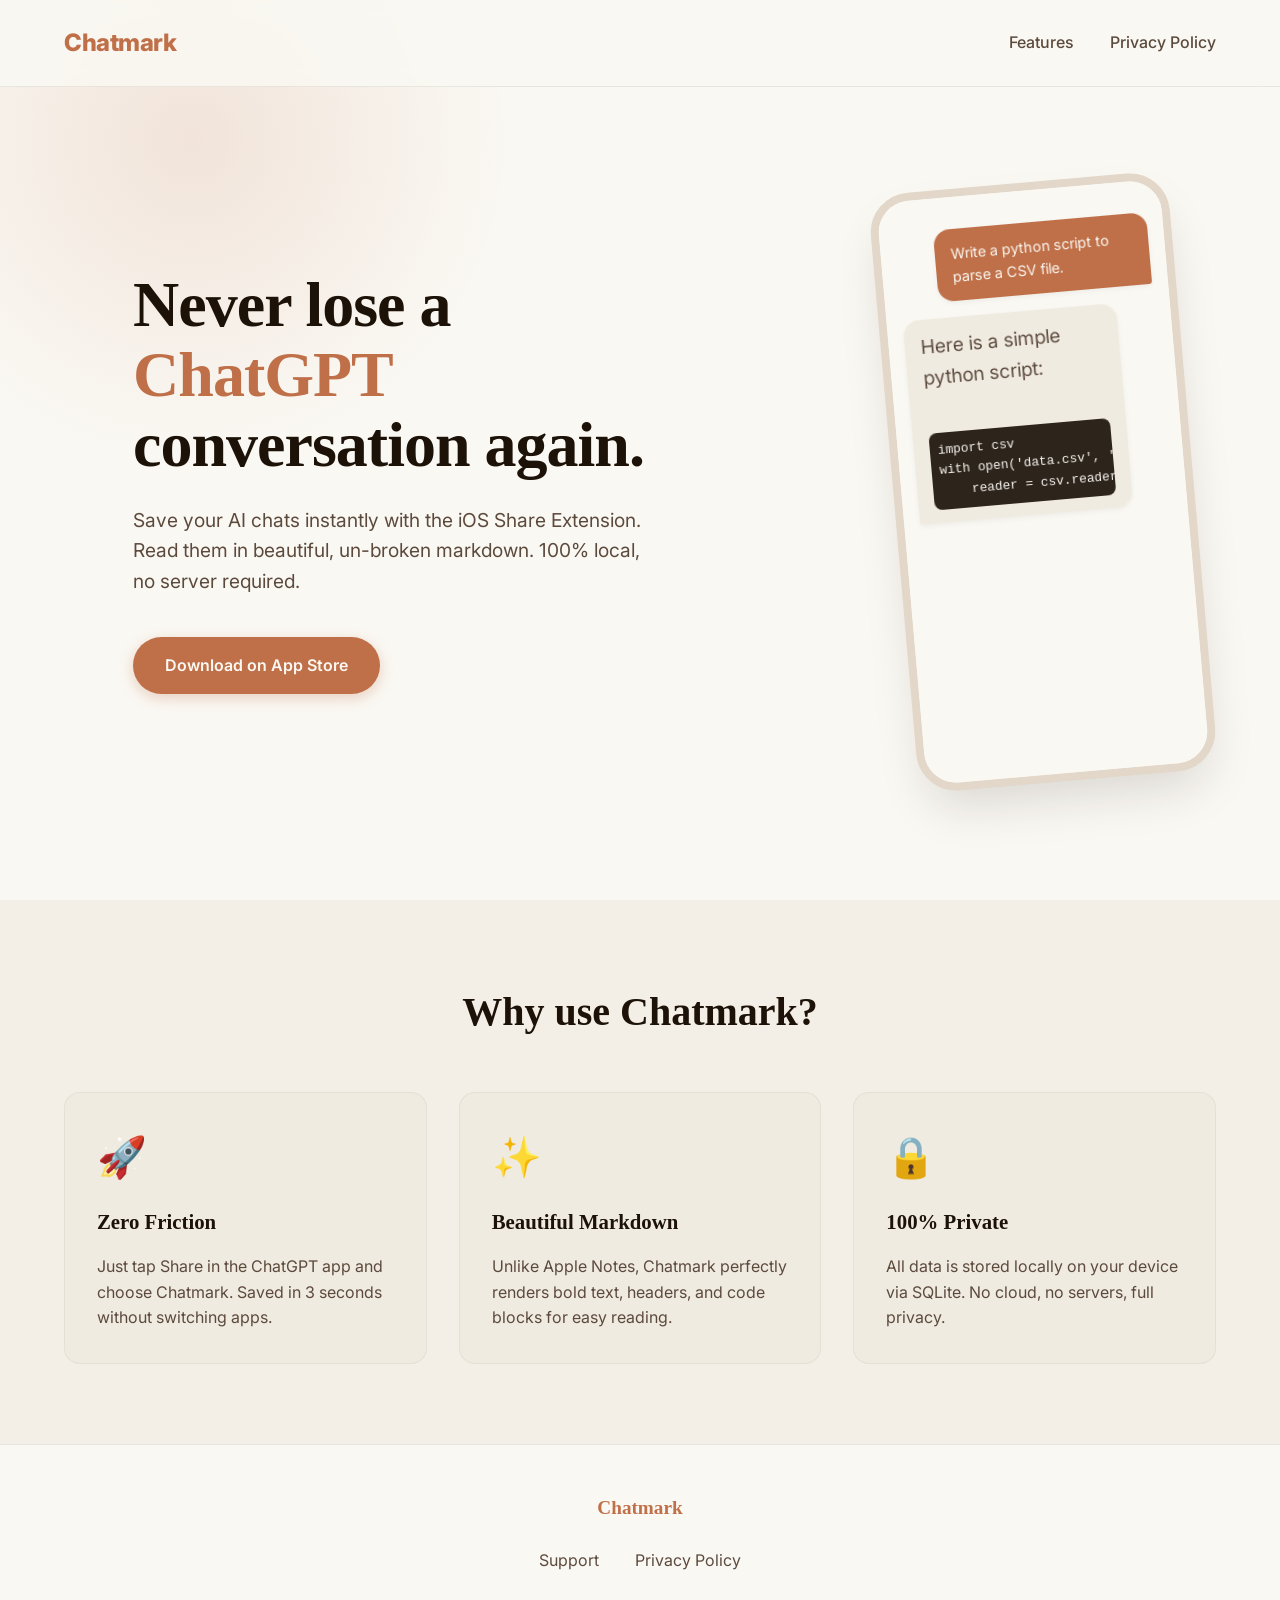
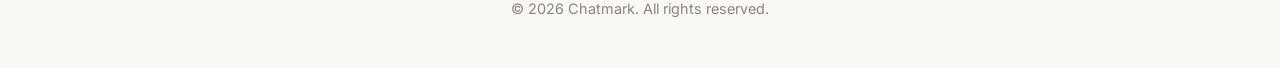
<file: index.html>
<!DOCTYPE html>
<html lang="en">

<head>
    <meta charset="UTF-8">
    <meta name="viewport" content="width=device-width, initial-scale=1.0">
    <meta name="description" content="Chatmark - The best way to save and read your ChatGPT conversations on mobile.">
    <title>Chatmark | Save ChatGPT Conversations Instantly</title>
    <link rel="stylesheet" href="style.css">
    <link rel="preconnect" href="https://fonts.googleapis.com">
    <link rel="preconnect" href="https://fonts.gstatic.com" crossorigin>
    <link href="https://fonts.googleapis.com/css2?family=Inter:wght@400;500;600;700;800&display=swap" rel="stylesheet">
</head>

<body>
    <nav class="navbar">
        <div class="logo">Chatmark</div>
        <div class="nav-links">
            <a href="#features">Features</a>
            <a href="privacy.html">Privacy Policy</a>
        </div>
    </nav>

    <main>
        <section class="hero">
            <div class="hero-content">
                <h1>Never lose a <span class="highlight">ChatGPT</span> conversation again.</h1>
                <p>Save your AI chats instantly with the iOS Share Extension. Read them in beautiful, un-broken
                    markdown. 100% local, no server required.</p>
                <div class="cta-group">
                    <a href="https://apps.apple.com/app/chatmark/id6768804618" class="btn btn-primary">Download on App Store</a>
                </div>
            </div>
            <div class="hero-visual">
                <div class="phone-mockup">
                    <div class="screen">
                        <div class="chat-bubble user">Write a python script to parse a CSV file.</div>
                        <div class="chat-bubble ai">
                            <p>Here is a simple python script:</p>
                            <pre><code>import csv
with open('data.csv', 'r') as f:
    reader = csv.reader(f)</code></pre>
                        </div>
                        <div class="save-toast">✨ Saved to Chatmark</div>
                    </div>
                </div>
            </div>
        </section>

        <section id="features" class="features">
            <h2>Why use Chatmark?</h2>
            <div class="feature-grid">
                <div class="feature-card">
                    <div class="icon">🚀</div>
                    <h3>Zero Friction</h3>
                    <p>Just tap Share in the ChatGPT app and choose Chatmark. Saved in 3 seconds without switching apps.
                    </p>
                </div>
                <div class="feature-card">
                    <div class="icon">✨</div>
                    <h3>Beautiful Markdown</h3>
                    <p>Unlike Apple Notes, Chatmark perfectly renders bold text, headers, and code blocks for easy
                        reading.</p>
                </div>
                <div class="feature-card">
                    <div class="icon">🔒</div>
                    <h3>100% Private</h3>
                    <p>All data is stored locally on your device via SQLite. No cloud, no servers, full privacy.</p>
                </div>
            </div>
        </section>
    </main>

    <footer>
        <div class="footer-content">
            <div class="footer-logo">Chatmark</div>
            <div class="footer-links">
                <a href="mailto:chatmark.app@outlook.com">Support</a>
                <a href="privacy.html">Privacy Policy</a>
            </div>
            <p>&copy; 2026 Chatmark. All rights reserved.</p>
        </div>
    </footer>
</body>

</html>
</file>
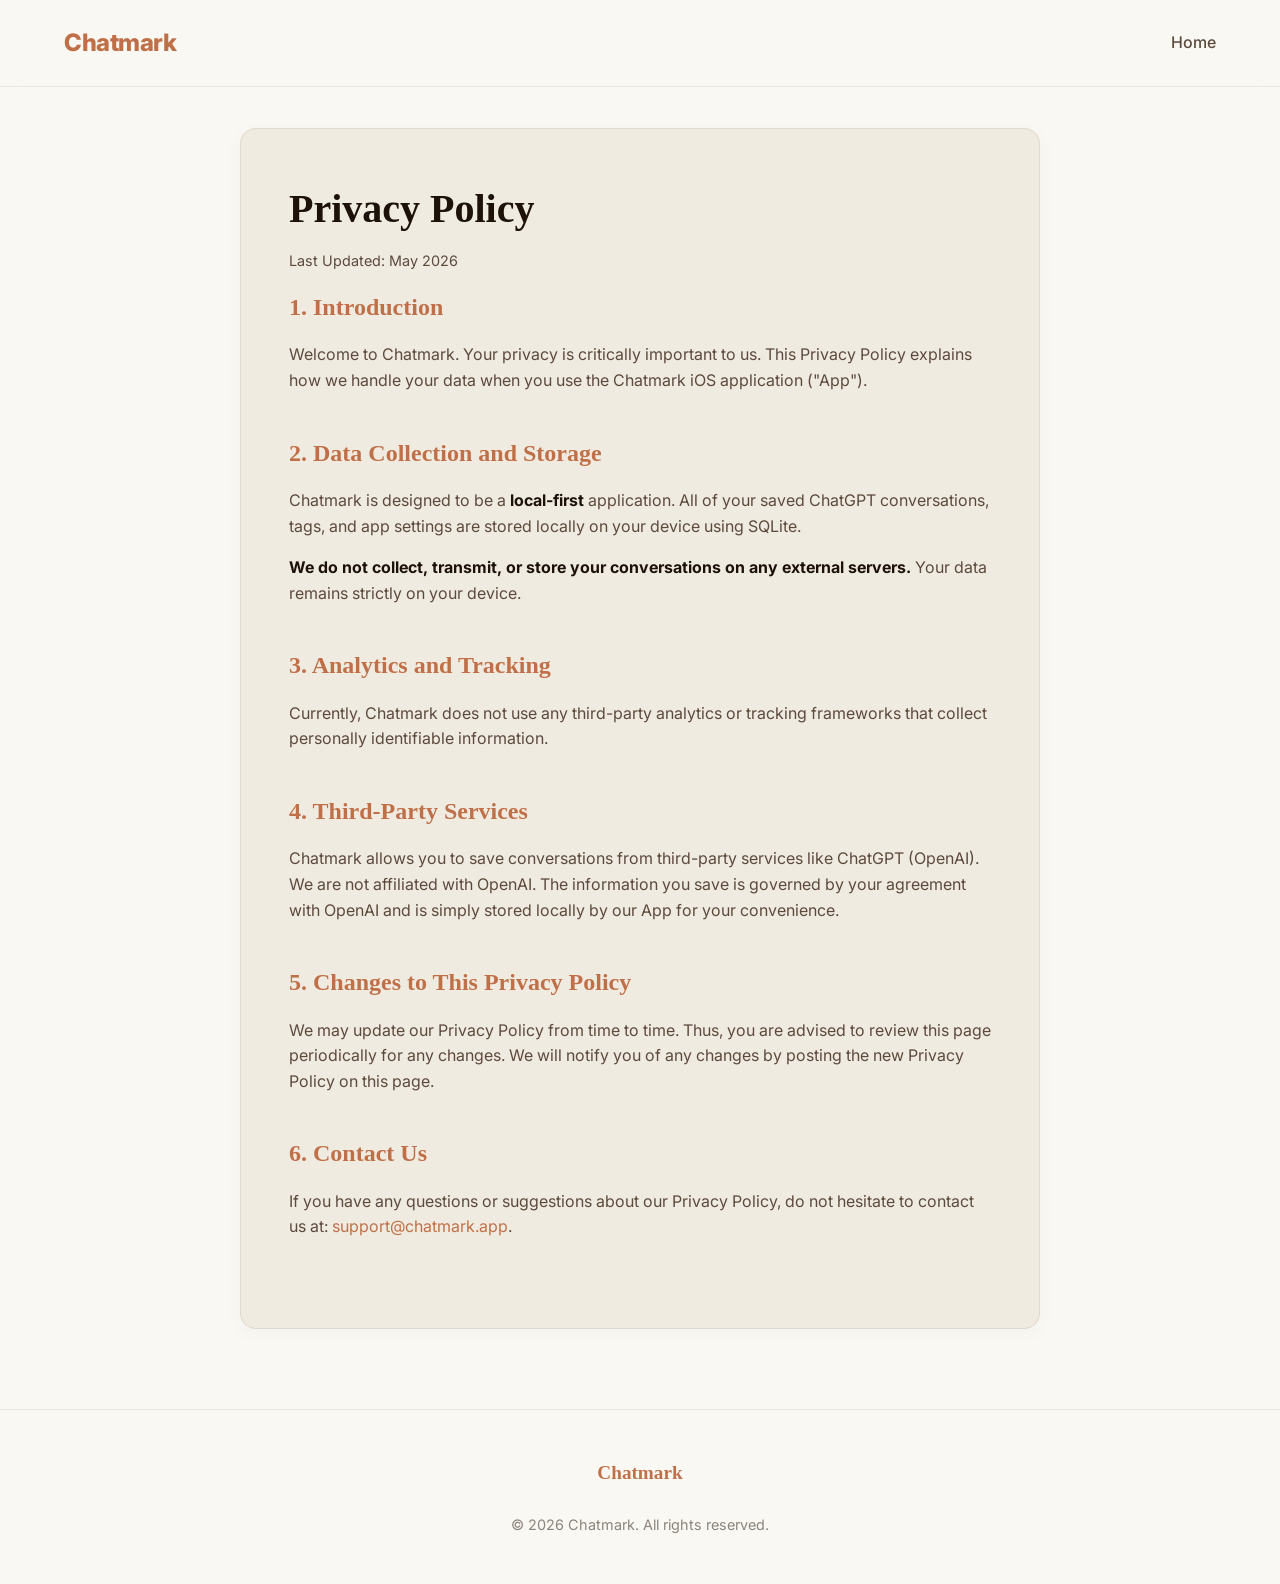
<file: privacy.html>
<!DOCTYPE html>
<html lang="en">

<head>
    <meta charset="UTF-8">
    <meta name="viewport" content="width=device-width, initial-scale=1.0">
    <meta name="description" content="Privacy Policy for Chatmark app.">
    <title>Privacy Policy | Chatmark</title>
    <link rel="stylesheet" href="style.css">
    <link href="https://fonts.googleapis.com/css2?family=Inter:wght@400;500;600;700&display=swap" rel="stylesheet">
</head>

<body>
    <nav class="navbar">
        <div class="logo"><a href="index.html">Chatmark</a></div>
        <div class="nav-links">
            <a href="index.html">Home</a>
        </div>
    </nav>

    <main class="page-content">
        <div class="document">
            <h1>Privacy Policy</h1>
            <p class="last-updated">Last Updated: May 2026</p>

            <section>
                <h2>1. Introduction</h2>
                <p>Welcome to Chatmark. Your privacy is critically important to us. This Privacy Policy explains how we
                    handle your data when you use the Chatmark iOS application ("App").</p>
            </section>

            <section>
                <h2>2. Data Collection and Storage</h2>
                <p>Chatmark is designed to be a <strong>local-first</strong> application. All of your saved ChatGPT
                    conversations, tags, and app settings are stored locally on your device using SQLite.</p>
                <p><strong>We do not collect, transmit, or store your conversations on any external servers.</strong>
                    Your data remains strictly on your device.</p>
            </section>

            <section>
                <h2>3. Analytics and Tracking</h2>
                <p>Currently, Chatmark does not use any third-party analytics or tracking frameworks that collect
                    personally identifiable information.</p>
            </section>

            <section>
                <h2>4. Third-Party Services</h2>
                <p>Chatmark allows you to save conversations from third-party services like ChatGPT (OpenAI). We are not
                    affiliated with OpenAI. The information you save is governed by your agreement with OpenAI and is
                    simply stored locally by our App for your convenience.</p>
            </section>

            <section>
                <h2>5. Changes to This Privacy Policy</h2>
                <p>We may update our Privacy Policy from time to time. Thus, you are advised to review this page
                    periodically for any changes. We will notify you of any changes by posting the new Privacy Policy on
                    this page.</p>
            </section>

            <section>
                <h2>6. Contact Us</h2>
                <p>If you have any questions or suggestions about our Privacy Policy, do not hesitate to contact us at:
                    <a href="mailto:support@chatmark.app">support@chatmark.app</a>.
                </p>
            </section>
        </div>
    </main>

    <footer>
        <div class="footer-content">
            <div class="footer-logo">Chatmark</div>
            <p>&copy; 2026 Chatmark. All rights reserved.</p>
        </div>
    </footer>
</body>

</html>
</file>
<file: style.css>
:root {
    --bg-color: #FAF8F3;
    --text-primary: #1C1208;
    --text-secondary: #5C4A3D;
    --accent: #C07048;
    --accent-hover: #A35A35;
    --card-bg: #F0EBE1;
    --nav-bg: rgba(250, 248, 243, 0.85);
}

* {
    margin: 0;
    padding: 0;
    box-sizing: border-box;
}

body {
    font-family: 'Inter', -apple-system, BlinkMacSystemFont, "Segoe UI", Roboto, serif;
    background-color: var(--bg-color);
    color: var(--text-primary);
    line-height: 1.6;
    -webkit-font-smoothing: antialiased;
}

/* Navbar */
.navbar {
    display: flex;
    justify-content: space-between;
    align-items: center;
    padding: 1.5rem 5%;
    position: fixed;
    top: 0;
    width: 100%;
    backdrop-filter: blur(10px);
    background-color: var(--nav-bg);
    z-index: 1000;
    border-bottom: 1px solid rgba(28, 18, 8, 0.08);
}

.logo a {
    font-size: 1.5rem;
    font-weight: 800;
    letter-spacing: -0.5px;
    color: var(--accent);
    text-decoration: none;
}

.logo:not(a) {
    font-size: 1.5rem;
    font-weight: 800;
    letter-spacing: -0.5px;
    color: var(--accent);
}

.nav-links a {
    color: var(--text-secondary);
    text-decoration: none;
    margin-left: 2rem;
    font-weight: 500;
    transition: color 0.3s ease;
}

.nav-links a:hover {
    color: var(--accent);
}

/* Hero Section */
.hero {
    display: flex;
    align-items: center;
    justify-content: space-between;
    min-height: 100vh;
    padding: 6rem 5% 2rem;
    position: relative;
    overflow: hidden;
}

.hero::before {
    content: '';
    position: absolute;
    top: -20%;
    left: -10%;
    width: 50vw;
    height: 50vw;
    background: radial-gradient(circle, rgba(192, 112, 72, 0.15) 0%, rgba(250, 248, 243, 0) 70%);
    z-index: -1;
}

.hero-content {
    flex: 1;
    max-width: 600px;
    margin-left: 6%;
}

.hero h1 {
    font-family: 'Georgia', serif;
    font-size: 4rem;
    font-weight: 800;
    line-height: 1.1;
    margin-bottom: 1.5rem;
    letter-spacing: -1px;
    color: var(--text-primary);
}

.hero h1 .highlight {
    color: var(--accent);
}

.hero p {
    font-size: 1.2rem;
    color: var(--text-secondary);
    margin-bottom: 2.5rem;
}

.btn {
    display: inline-block;
    padding: 1rem 2rem;
    border-radius: 99px;
    font-weight: 600;
    text-decoration: none;
    transition: all 0.3s ease;
}

.btn-primary {
    background-color: var(--accent);
    color: #FAF8F3;
    box-shadow: 0 4px 14px rgba(192, 112, 72, 0.3);
}

.btn-primary:hover {
    background-color: var(--accent-hover);
    transform: translateY(-2px);
    box-shadow: 0 6px 20px rgba(192, 112, 72, 0.5);
}

/* Mockup */
.hero-visual {
    flex: 1;
    display: flex;
    justify-content: flex-end;
    padding-right: 2%;
    position: relative;
}

.phone-mockup {
    width: 300px;
    height: 600px;
    background-color: var(--bg-color);
    border-radius: 40px;
    border: 8px solid #E2D7C8;
    position: relative;
    overflow: hidden;
    box-shadow: 0 25px 50px -12px rgba(28, 18, 8, 0.15);
    transform: rotate(-5deg);
    transition: transform 0.5s cubic-bezier(0.175, 0.885, 0.32, 1.275);
}

.phone-mockup:hover {
    transform: rotate(0deg) scale(1.05);
}

.screen {
    padding: 2rem 1rem;
    display: flex;
    flex-direction: column;
    gap: 1rem;
    height: 100%;
    background-color: var(--bg-color);
}

.chat-bubble {
    padding: 0.8rem 1rem;
    border-radius: 1rem;
    font-size: 0.9rem;
    max-width: 85%;
    animation: fadeInUp 0.5s ease forwards;
    opacity: 0;
    box-shadow: 0 2px 5px rgba(28, 18, 8, 0.05);
}

.chat-bubble.user {
    background-color: var(--accent);
    color: #FAF8F3;
    align-self: flex-end;
    border-bottom-right-radius: 0.2rem;
}

.chat-bubble.ai {
    background-color: var(--card-bg);
    color: var(--text-primary);
    align-self: flex-start;
    border-bottom-left-radius: 0.2rem;
    animation-delay: 0.5s;
}

.chat-bubble pre {
    background-color: #2D241C;
    color: #FAF8F3;
    padding: 0.5rem;
    border-radius: 0.5rem;
    margin-top: 0.5rem;
    font-size: 0.8rem;
    overflow-x: auto;
}

.save-toast {
    position: absolute;
    bottom: 2rem;
    left: 50%;
    transform: translateX(-50%);
    background: rgba(192, 112, 72, 0.95);
    color: #FAF8F3;
    padding: 0.5rem 1rem;
    border-radius: 2rem;
    font-size: 0.8rem;
    font-weight: 600;
    backdrop-filter: blur(5px);
    animation: toastSlideUp 0.5s ease forwards 1.5s;
    opacity: 0;
    box-shadow: 0 4px 12px rgba(192, 112, 72, 0.3);
}

/* Features */
.features {
    padding: 5rem 5%;
    background-color: #F4EFE6;
}

.features h2 {
    font-family: 'Georgia', serif;
    text-align: center;
    font-size: 2.5rem;
    margin-bottom: 3rem;
    color: var(--text-primary);
}

.feature-grid {
    display: grid;
    grid-template-columns: repeat(auto-fit, minmax(300px, 1fr));
    gap: 2rem;
}

.feature-card {
    background: var(--card-bg);
    border: 1px solid rgba(28, 18, 8, 0.05);
    padding: 2rem;
    border-radius: 1rem;
    transition: transform 0.3s ease, box-shadow 0.3s ease;
}

.feature-card:hover {
    transform: translateY(-5px);
    box-shadow: 0 10px 30px rgba(28, 18, 8, 0.08);
    border-color: rgba(192, 112, 72, 0.3);
}

.feature-card .icon {
    font-size: 2.5rem;
    margin-bottom: 1rem;
}

.feature-card h3 {
    font-family: 'Georgia', serif;
    margin-bottom: 1rem;
    font-size: 1.3rem;
    color: var(--text-primary);
}

.feature-card p {
    color: var(--text-secondary);
}

/* Document / Privacy Policy */
.page-content {
    padding: 8rem 5% 5rem;
    min-height: 80vh;
}

.document {
    max-width: 800px;
    margin: 0 auto;
    background: var(--card-bg);
    padding: 3rem;
    border-radius: 1rem;
    border: 1px solid rgba(28, 18, 8, 0.08);
    box-shadow: 0 4px 20px rgba(28, 18, 8, 0.03);
}

.document h1 {
    font-family: 'Georgia', serif;
    font-size: 2.5rem;
    margin-bottom: 0.5rem;
    color: var(--text-primary);
}

.last-updated {
    color: var(--text-secondary);
    margin-bottom: 3rem;
    font-size: 0.9rem;
}

.document section {
    margin-bottom: 2.5rem;
}

.document h2 {
    font-family: 'Georgia', serif;
    font-size: 1.5rem;
    margin-bottom: 1rem;
    color: var(--accent);
}

.document p {
    color: var(--text-secondary);
    margin-bottom: 1rem;
}

.document strong {
    color: var(--text-primary);
}

.document a {
    color: var(--accent);
    text-decoration: none;
}

.document a:hover {
    text-decoration: underline;
}

/* Footer */
footer {
    padding: 3rem 5%;
    border-top: 1px solid rgba(28, 18, 8, 0.08);
    text-align: center;
    background-color: var(--bg-color);
}

.footer-content {
    display: flex;
    flex-direction: column;
    align-items: center;
    gap: 1.5rem;
}

.footer-logo {
    font-family: 'Georgia', serif;
    font-weight: 800;
    font-size: 1.2rem;
    color: var(--accent);
}

.footer-links a {
    color: var(--text-secondary);
    text-decoration: none;
    margin: 0 1rem;
    transition: color 0.3s ease;
}

.footer-links a:hover {
    color: var(--accent);
}

footer p {
    color: rgba(28, 18, 8, 0.5);
    font-size: 0.9rem;
}

/* Animations */
@keyframes fadeInUp {
    from {
        opacity: 0;
        transform: translateY(20px);
    }

    to {
        opacity: 1;
        transform: translateY(0);
    }
}

@keyframes toastSlideUp {
    0% {
        opacity: 0;
        transform: translate(-50%, 20px);
    }

    10% {
        opacity: 1;
        transform: translate(-50%, 0);
    }

    90% {
        opacity: 1;
        transform: translate(-50%, 0);
    }

    100% {
        opacity: 0;
        transform: translate(-50%, -20px);
    }
}

/* Responsive */
@media (max-width: 768px) {
    .hero {
        flex-direction: column;
        text-align: center;
        padding-top: 8rem;
    }

    .hero h1 {
        font-size: 3rem;
    }

    .hero-visual {
        margin-top: 4rem;
        justify-content: center;
        padding-right: 0;
    }

    .hero-content {
        margin-left: 0;
    }

    .document {
        padding: 2rem 1.5rem;
    }
}
</file>
